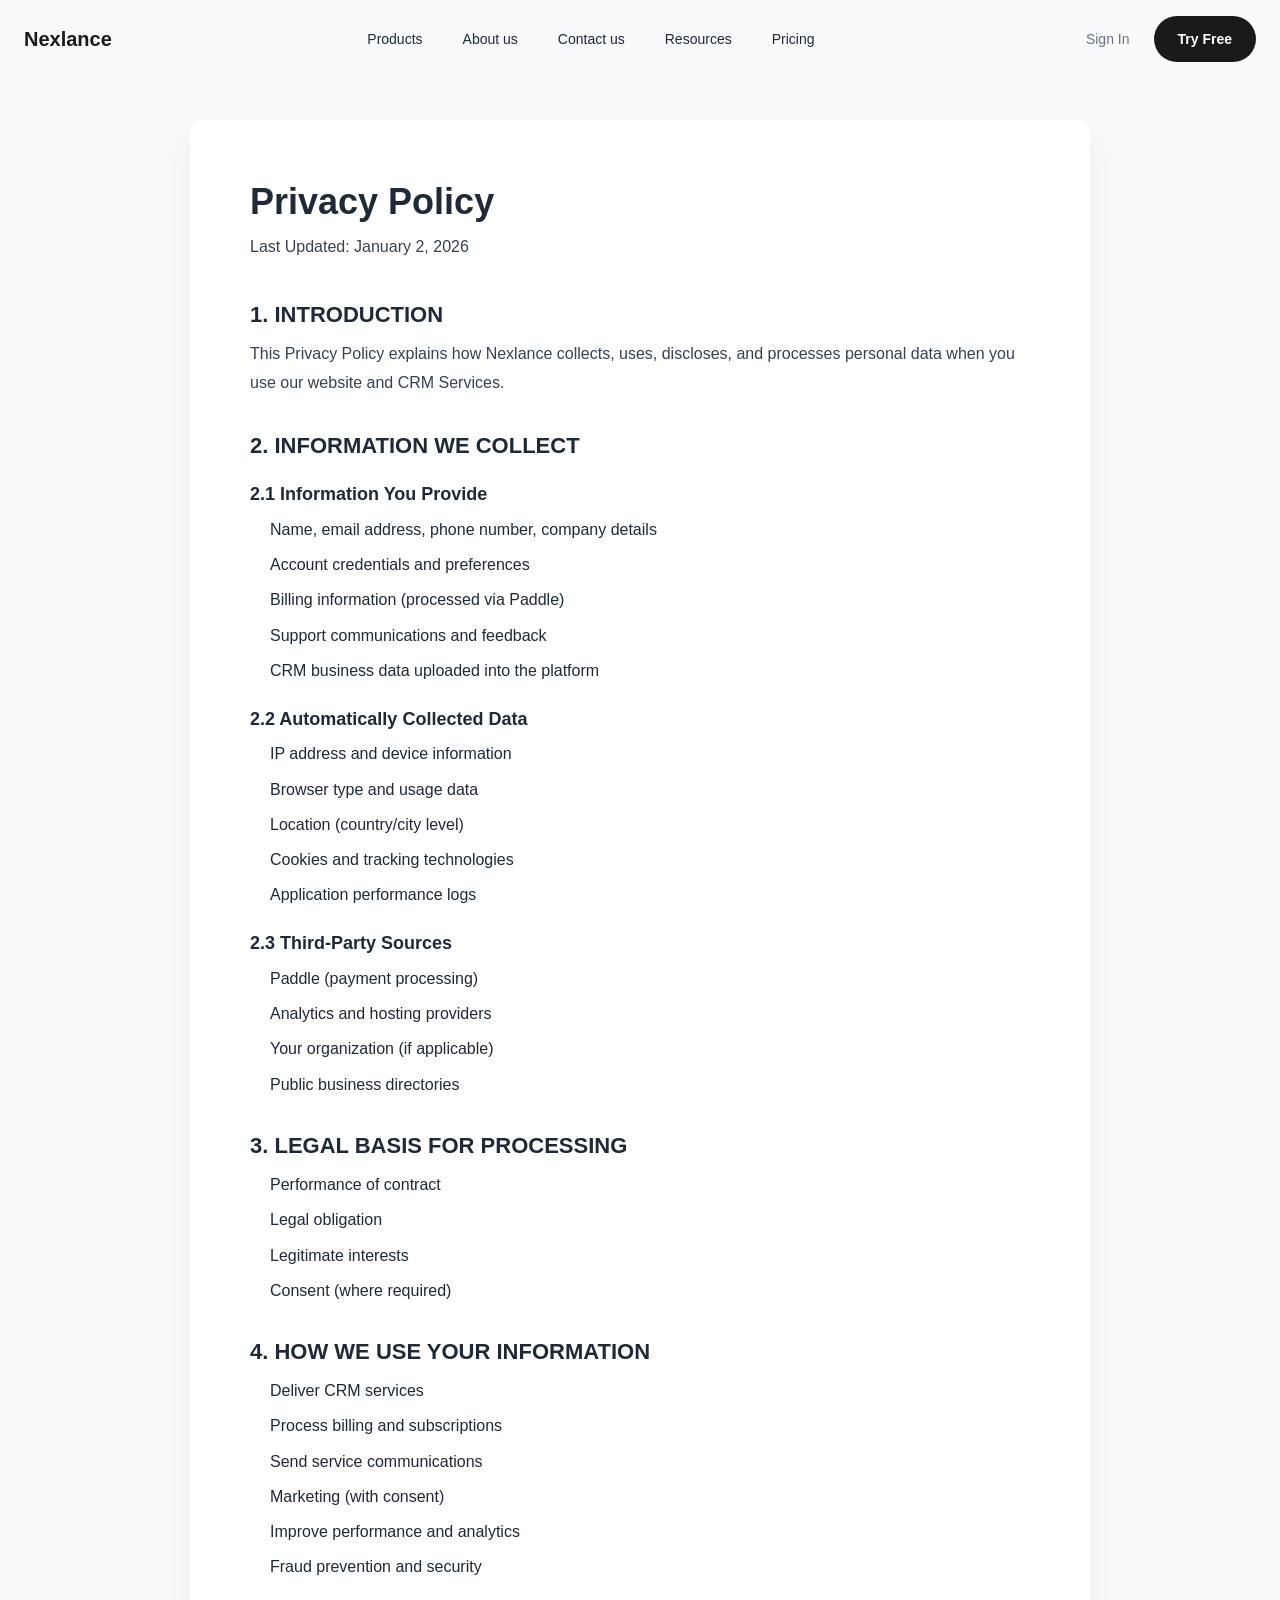
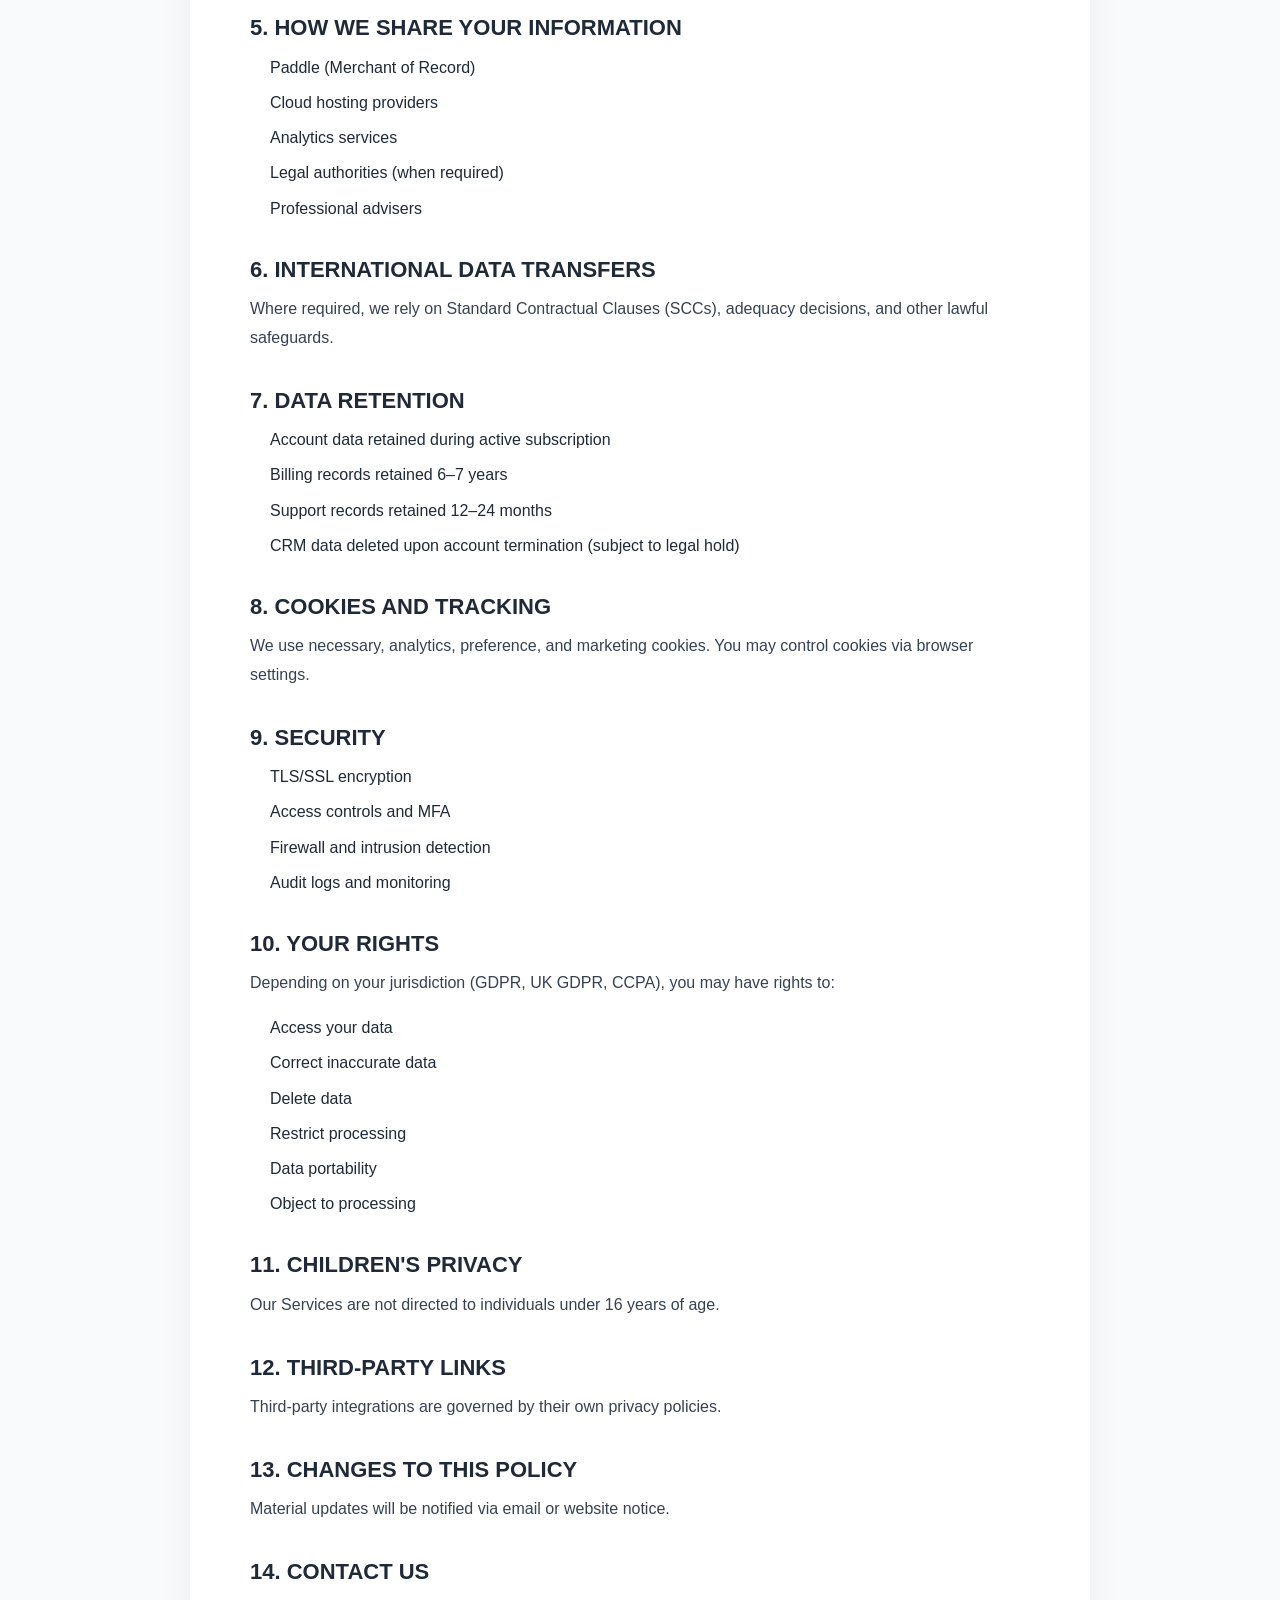
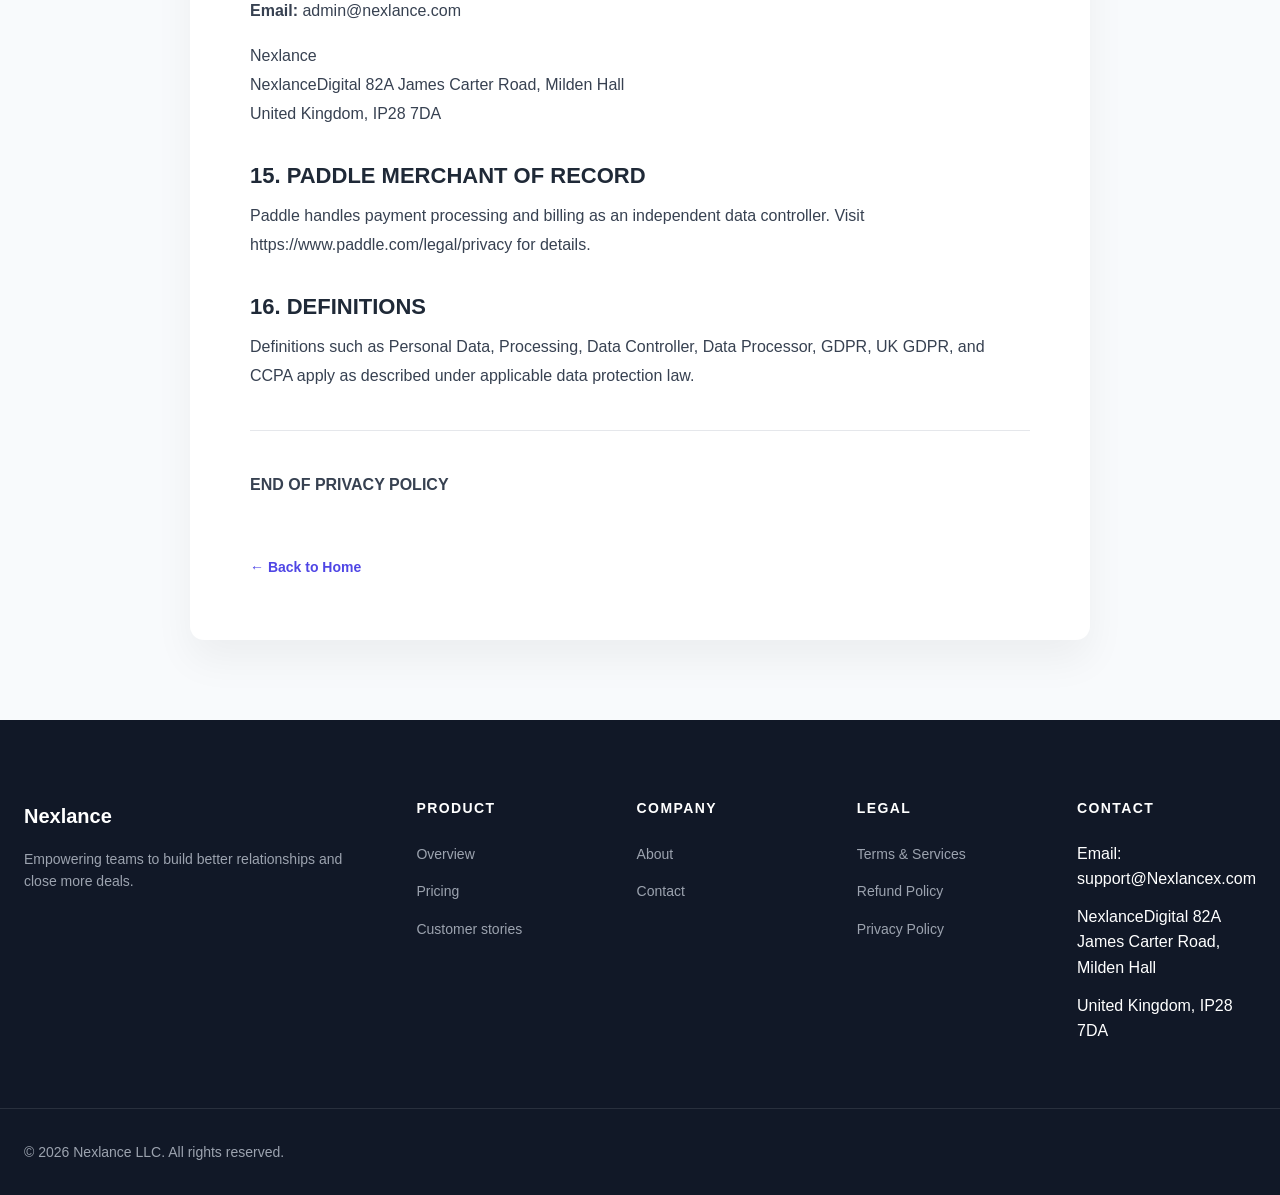
<file: privacy.html>
<!DOCTYPE html>
<html lang="en">
<head>
    <meta charset="UTF-8">
    <title>Privacy Policy | Nexlance</title>
    <meta name="viewport" content="width=device-width, initial-scale=1.0">
    <link rel="stylesheet" href="styles.css">
</head>

<body>

<!-- ================= NAVBAR ================= -->
<header class="navbar">
  <div class="nav-container">
    <div class="logo">Nexlance</div>

    <nav class="nav-menu">
      <div class="nav-item"><a href="#">Products</a></div>
      <div class="nav-item"><a href="#">About us</a></div>
      <div class="nav-item"><a href="#">Contact us</a></div>
      <div class="nav-item"><a href="#">Resources</a></div>
      <div class="nav-item"><a href="#">Pricing</a></div>
    </nav>

    <div class="nav-actions">
      <a href="#" class="btn-text">Sign In</a>
      <a href="#" class="btn-primary">Try Free</a>
    </div>
  </div>
</header>


<!-- ================= LEGAL CONTENT ================= -->
<section class="legal-wrapper">
  <div class="legal-box">

    <div class="legal-header">
      <h1>Privacy Policy</h1>
      <p class="legal-updated">Last Updated: January 2, 2026</p>
    </div>

    <h2>1. INTRODUCTION</h2>
    <p>
      This Privacy Policy explains how Nexlance collects, uses, discloses,
      and processes personal data when you use our website and CRM Services.
    </p>

    <h2>2. INFORMATION WE COLLECT</h2>

    <h3>2.1 Information You Provide</h3>
    <ul>
      <li>Name, email address, phone number, company details</li>
      <li>Account credentials and preferences</li>
      <li>Billing information (processed via Paddle)</li>
      <li>Support communications and feedback</li>
      <li>CRM business data uploaded into the platform</li>
    </ul>

    <h3>2.2 Automatically Collected Data</h3>
    <ul>
      <li>IP address and device information</li>
      <li>Browser type and usage data</li>
      <li>Location (country/city level)</li>
      <li>Cookies and tracking technologies</li>
      <li>Application performance logs</li>
    </ul>

    <h3>2.3 Third-Party Sources</h3>
    <ul>
      <li>Paddle (payment processing)</li>
      <li>Analytics and hosting providers</li>
      <li>Your organization (if applicable)</li>
      <li>Public business directories</li>
    </ul>

    <h2>3. LEGAL BASIS FOR PROCESSING</h2>
    <ul>
      <li>Performance of contract</li>
      <li>Legal obligation</li>
      <li>Legitimate interests</li>
      <li>Consent (where required)</li>
    </ul>

    <h2>4. HOW WE USE YOUR INFORMATION</h2>
    <ul>
      <li>Deliver CRM services</li>
      <li>Process billing and subscriptions</li>
      <li>Send service communications</li>
      <li>Marketing (with consent)</li>
      <li>Improve performance and analytics</li>
      <li>Fraud prevention and security</li>
    </ul>

    <h2>5. HOW WE SHARE YOUR INFORMATION</h2>
    <ul>
      <li>Paddle (Merchant of Record)</li>
      <li>Cloud hosting providers</li>
      <li>Analytics services</li>
      <li>Legal authorities (when required)</li>
      <li>Professional advisers</li>
    </ul>

    <h2>6. INTERNATIONAL DATA TRANSFERS</h2>
    <p>
      Where required, we rely on Standard Contractual Clauses (SCCs),
      adequacy decisions, and other lawful safeguards.
    </p>

    <h2>7. DATA RETENTION</h2>
    <ul>
      <li>Account data retained during active subscription</li>
      <li>Billing records retained 6–7 years</li>
      <li>Support records retained 12–24 months</li>
      <li>CRM data deleted upon account termination (subject to legal hold)</li>
    </ul>

    <h2>8. COOKIES AND TRACKING</h2>
    <p>
      We use necessary, analytics, preference, and marketing cookies.
      You may control cookies via browser settings.
    </p>

    <h2>9. SECURITY</h2>
    <ul>
      <li>TLS/SSL encryption</li>
      <li>Access controls and MFA</li>
      <li>Firewall and intrusion detection</li>
      <li>Audit logs and monitoring</li>
    </ul>

    <h2>10. YOUR RIGHTS</h2>
    <p>
      Depending on your jurisdiction (GDPR, UK GDPR, CCPA), you may have rights to:
    </p>
    <ul>
      <li>Access your data</li>
      <li>Correct inaccurate data</li>
      <li>Delete data</li>
      <li>Restrict processing</li>
      <li>Data portability</li>
      <li>Object to processing</li>
    </ul>

    <h2>11. CHILDREN'S PRIVACY</h2>
    <p>
      Our Services are not directed to individuals under 16 years of age.
    </p>

    <h2>12. THIRD-PARTY LINKS</h2>
    <p>
      Third-party integrations are governed by their own privacy policies.
    </p>

    <h2>13. CHANGES TO THIS POLICY</h2>
    <p>
      Material updates will be notified via email or website notice.
    </p>

    <h2>14. CONTACT US</h2>
    <p><strong>Email:</strong> admin@nexlance.com</p>
    <p>
     Nexlance<br>
      NexlanceDigital 82A James Carter Road, Milden Hall<br>
         United Kingdom, IP28 7DA</p>

    <h2>15. PADDLE MERCHANT OF RECORD</h2>
    <p>
      Paddle handles payment processing and billing as an independent data controller.
      Visit https://www.paddle.com/legal/privacy for details.
    </p>

    <h2>16. DEFINITIONS</h2>
    <p>
      Definitions such as Personal Data, Processing, Data Controller,
      Data Processor, GDPR, UK GDPR, and CCPA apply as described under
      applicable data protection law.
    </p>

    <div class="legal-divider"></div>

    <p><strong>END OF PRIVACY POLICY</strong></p>
    <a href="index.html" class="legal-back">← Back to Home</a>

  </div>
</section>


<!-- ================= FOOTER ================= -->
<footer class="footer">
  <div class="container footer-grid">

    <div class="footer-brand">
      <div class="logo">Nexlance</div>
      <p>Empowering teams to build better relationships and close more deals.</p>
    </div>

    <div class="footer-links">
      <h4>Product</h4>
      <ul>
        <li><a href="#">Overview</a></li>
        <li><a href="#">Pricing</a></li>
        <li><a href="#">Customer stories</a></li>
      </ul>
    </div>

    <div class="footer-links">
      <h4>Company</h4>
      <ul>
        <li><a href="#">About</a></li>
        <li><a href="#">Contact</a></li>
      </ul>
    </div>

    <div class="footer-links">
      <h4>Legal</h4>
      <ul>
        <li><a href="terms.html">Terms & Services</a></li>
        <li><a href="refund.html">Refund Policy</a></li>
        <li><a href="privacy.html">Privacy Policy</a></li>
      </ul>
    </div>

    <div class="footer-links">
      <h4>Contact</h4>
      <ul>
        <li>Email: support@Nexlancex.com</li>
        <li>NexlanceDigital 82A James Carter Road, Milden Hall</li>
        <li> United Kingdom, IP28 7DA </li>
      </ul>
    </div>

  </div>

  <div class="footer-bottom container">
    <p>© 2026 Nexlance LLC. All rights reserved.</p>
    
  </div>
</footer>



</body>
</html>
</file>
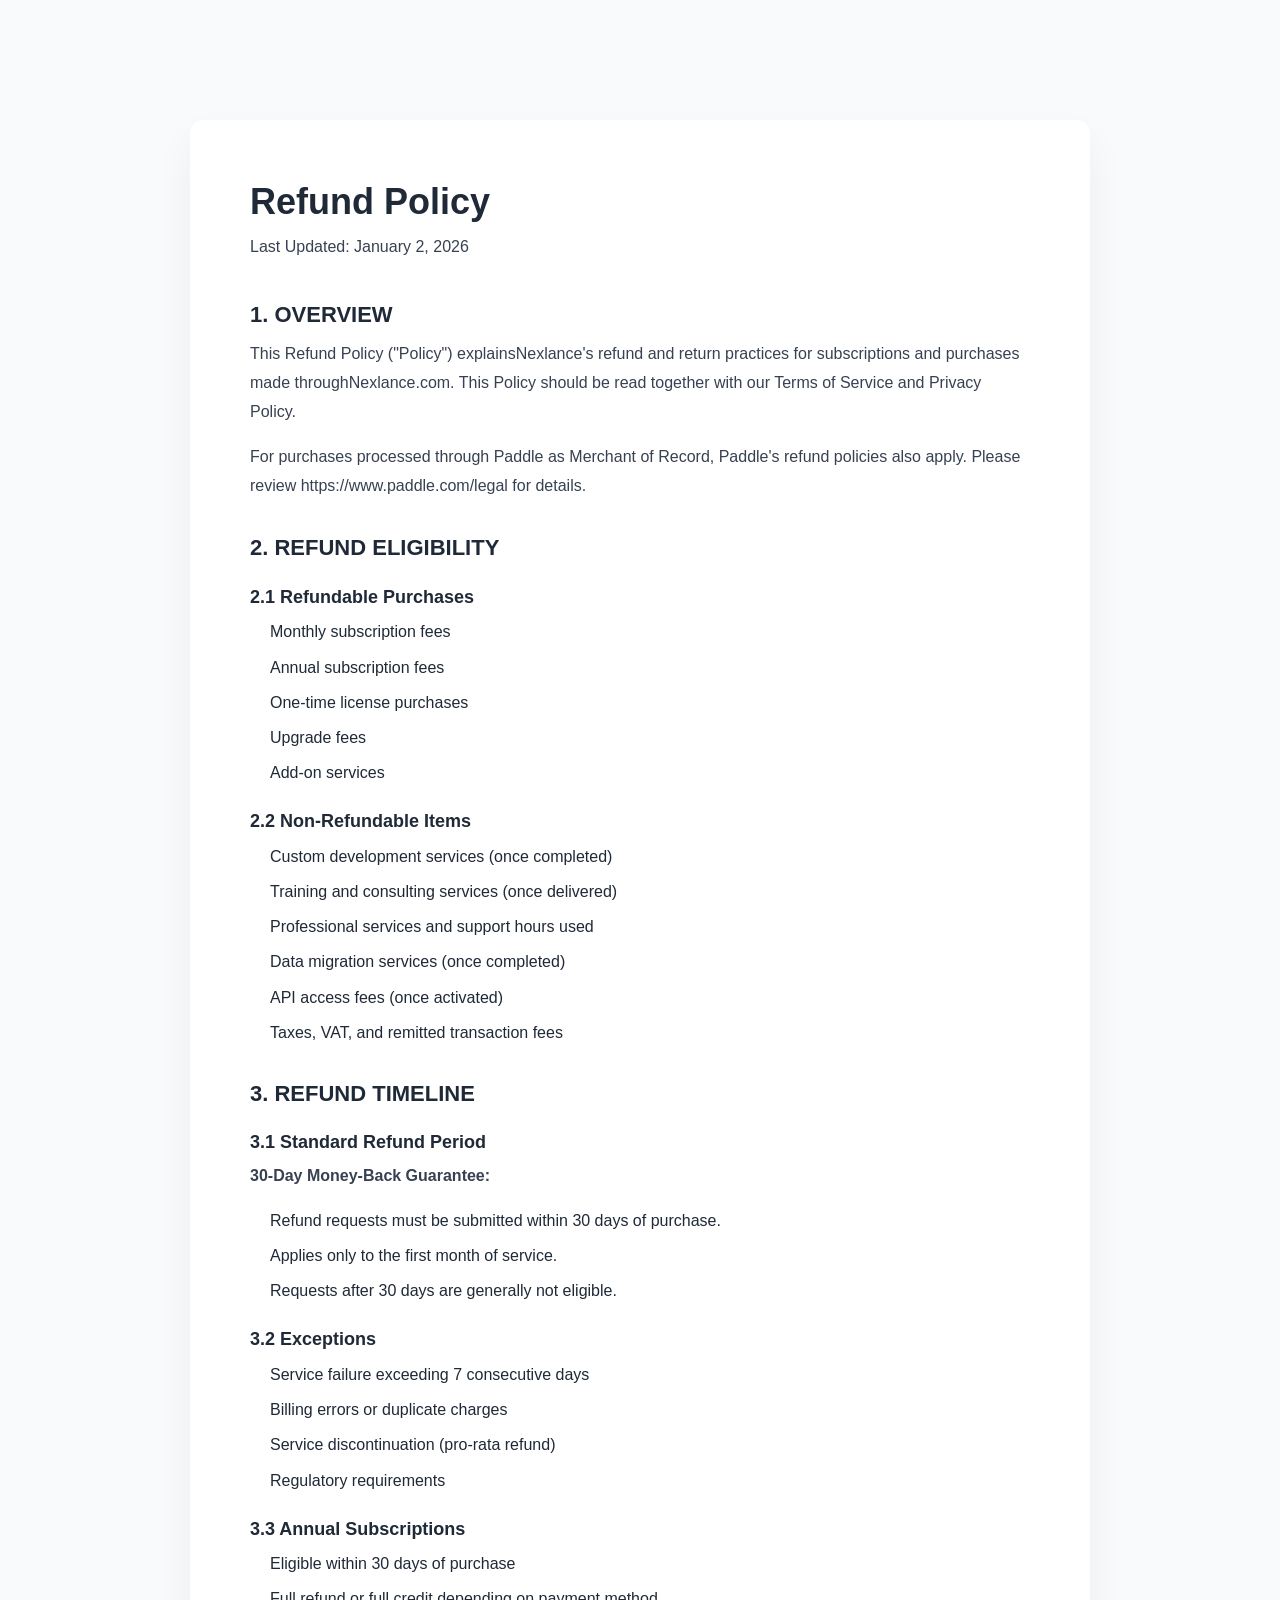
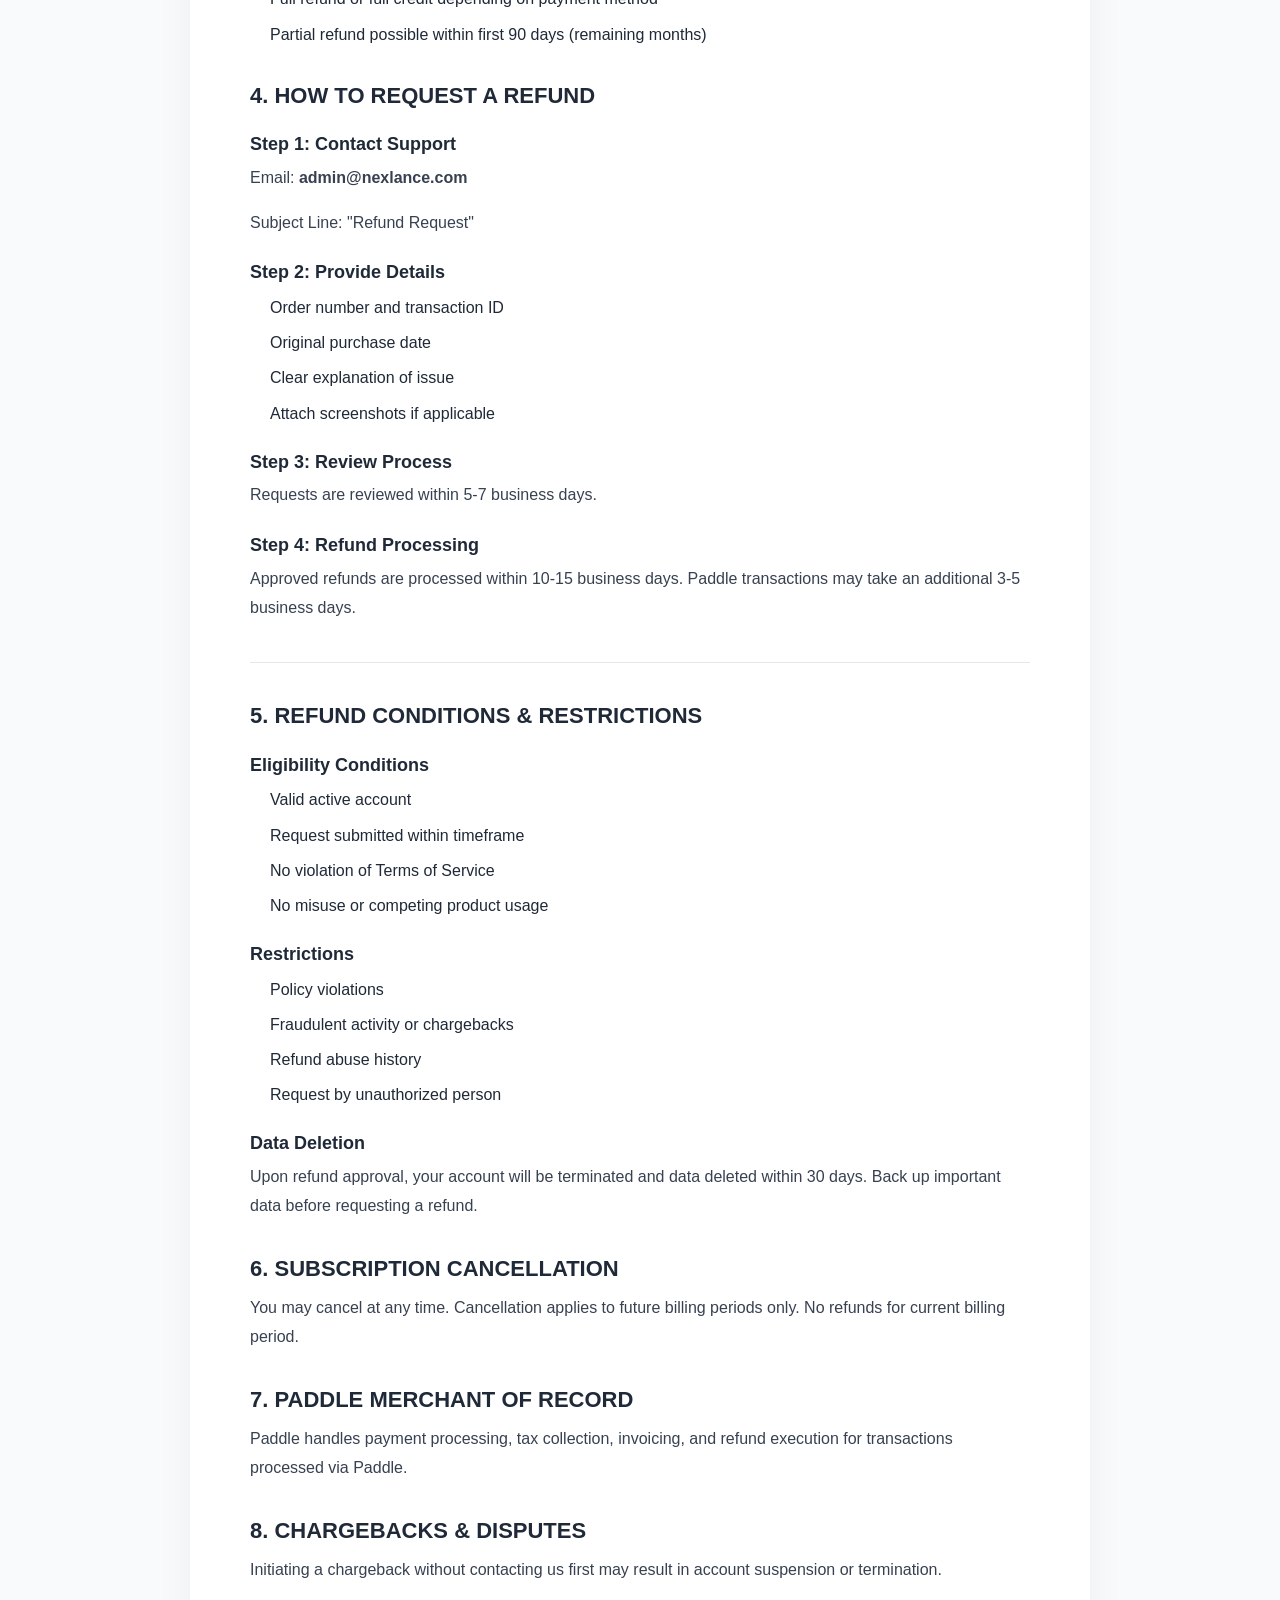
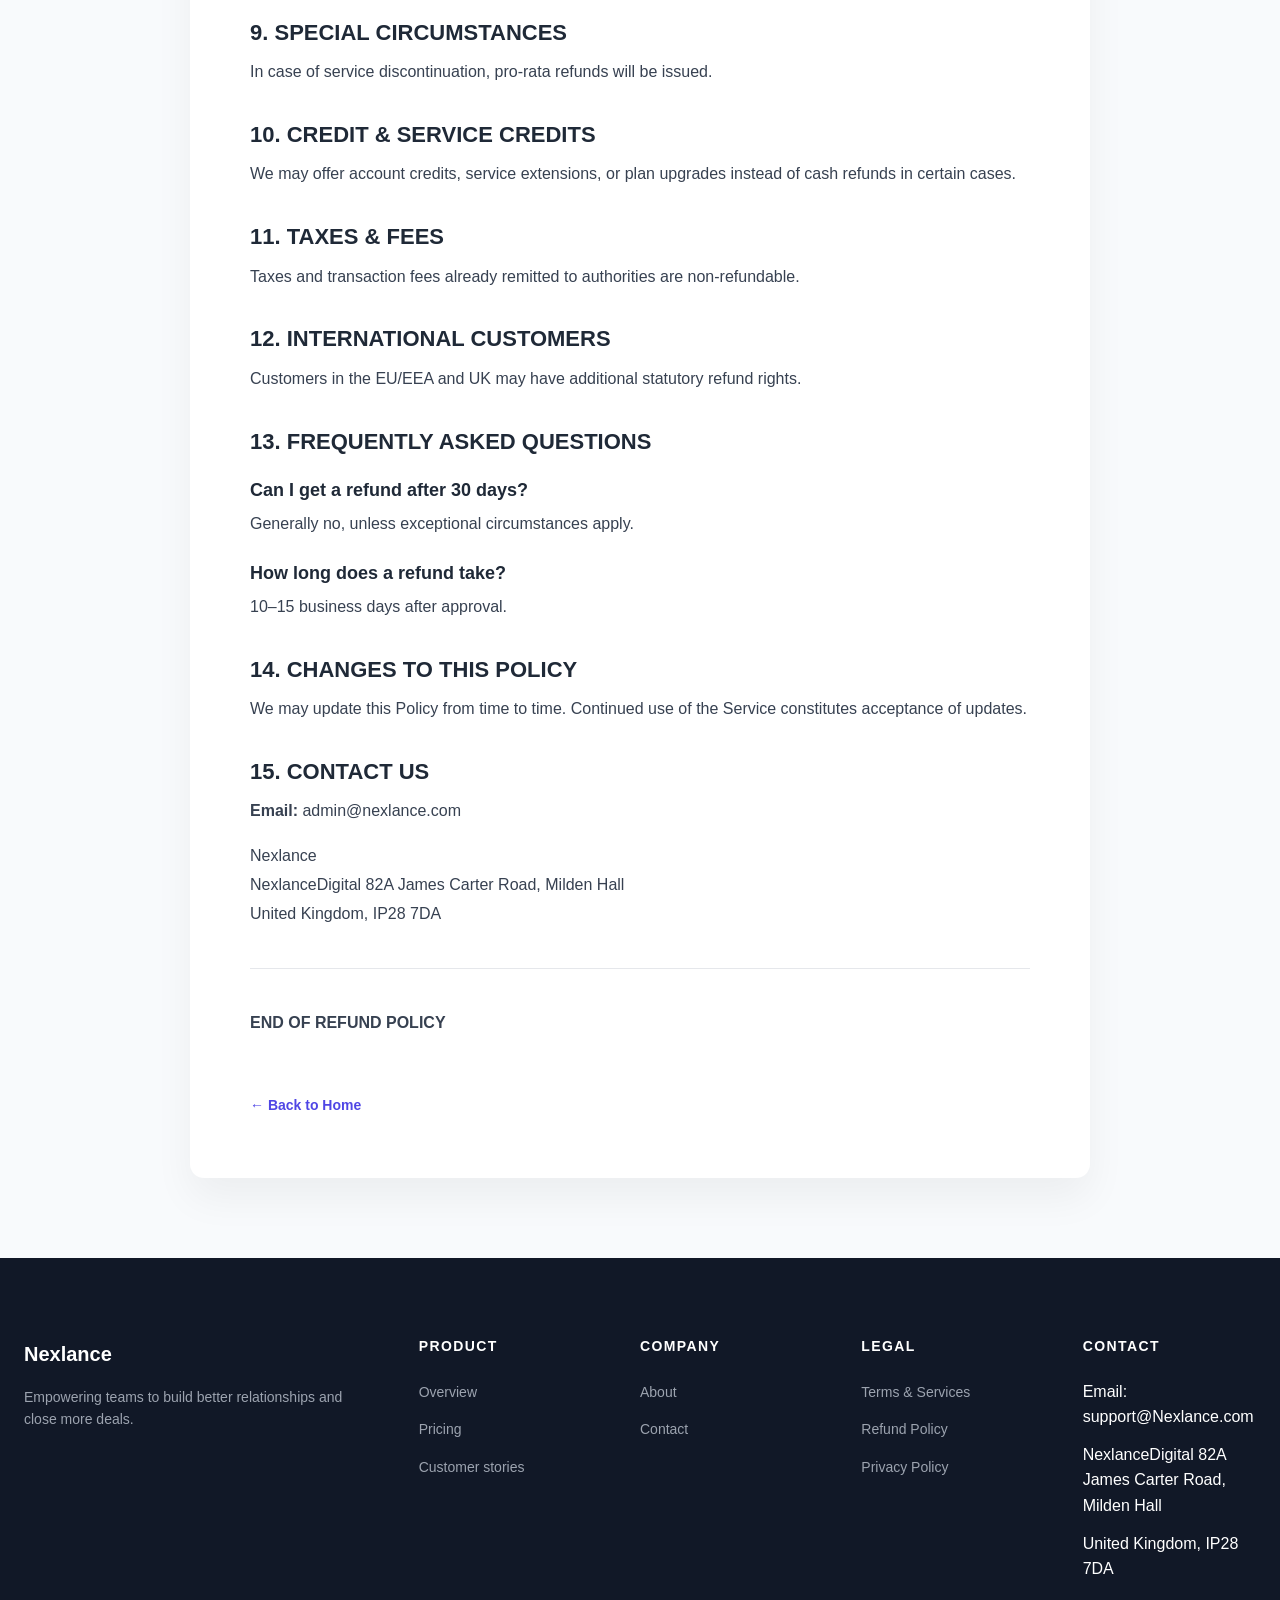
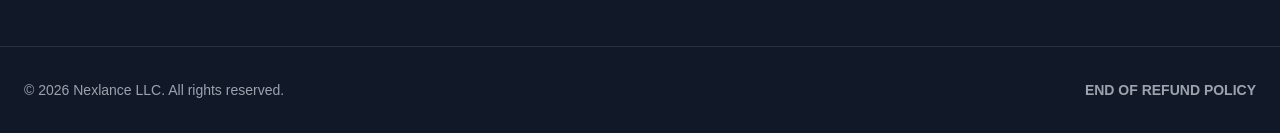
<file: refund.html>
<!DOCTYPE html>
<html lang="en">
<head>
    <meta charset="UTF-8">
    <title>Refund Policy | Nexlance</title>
    <meta name="viewport" content="width=device-width, initial-scale=1.0">
    <link rel="stylesheet" href="styles.css">
</head>

<body>

<section class="legal-wrapper">
  <div class="legal-box">

    <!-- Header -->
    <div class="legal-header">
        <h1>Refund Policy</h1>
        <p class="legal-updated">Last Updated: January 2, 2026</p>
    </div>

    <!-- Section 1 -->
    <h2>1. OVERVIEW</h2>
    <p>
        This Refund Policy ("Policy") explainsNexlance's refund and return practices 
        for subscriptions and purchases made throughNexlance.com.
        This Policy should be read together with our Terms of Service and Privacy Policy.
    </p>
    <p>
        For purchases processed through Paddle as Merchant of Record, Paddle's refund
        policies also apply. Please review https://www.paddle.com/legal for details.
    </p>

    <!-- Section 2 -->
    <h2>2. REFUND ELIGIBILITY</h2>

    <h3>2.1 Refundable Purchases</h3>
    <ul>
        <li>Monthly subscription fees</li>
        <li>Annual subscription fees</li>
        <li>One-time license purchases</li>
        <li>Upgrade fees</li>
        <li>Add-on services</li>
    </ul>

    <h3>2.2 Non-Refundable Items</h3>
    <ul>
        <li>Custom development services (once completed)</li>
        <li>Training and consulting services (once delivered)</li>
        <li>Professional services and support hours used</li>
        <li>Data migration services (once completed)</li>
        <li>API access fees (once activated)</li>
        <li>Taxes, VAT, and remitted transaction fees</li>
    </ul>

    <!-- Section 3 -->
    <h2>3. REFUND TIMELINE</h2>

    <h3>3.1 Standard Refund Period</h3>
    <p><strong>30-Day Money-Back Guarantee:</strong></p>
    <ul>
        <li>Refund requests must be submitted within 30 days of purchase.</li>
        <li>Applies only to the first month of service.</li>
        <li>Requests after 30 days are generally not eligible.</li>
    </ul>

    <h3>3.2 Exceptions</h3>
    <ul>
        <li>Service failure exceeding 7 consecutive days</li>
        <li>Billing errors or duplicate charges</li>
        <li>Service discontinuation (pro-rata refund)</li>
        <li>Regulatory requirements</li>
    </ul>

    <h3>3.3 Annual Subscriptions</h3>
    <ul>
        <li>Eligible within 30 days of purchase</li>
        <li>Full refund or full credit depending on payment method</li>
        <li>Partial refund possible within first 90 days (remaining months)</li>
    </ul>

    <!-- Section 4 -->
    <h2>4. HOW TO REQUEST A REFUND</h2>

    <h3>Step 1: Contact Support</h3>
    <p>Email: <strong>admin@nexlance.com</strong></p>
    <p>Subject Line: "Refund Request"</p>

    <h3>Step 2: Provide Details</h3>
    <ul>
        <li>Order number and transaction ID</li>
        <li>Original purchase date</li>
        <li>Clear explanation of issue</li>
        <li>Attach screenshots if applicable</li>
    </ul>

    <h3>Step 3: Review Process</h3>
    <p>Requests are reviewed within 5-7 business days.</p>

    <h3>Step 4: Refund Processing</h3>
    <p>
        Approved refunds are processed within 10-15 business days.
        Paddle transactions may take an additional 3-5 business days.
    </p>

    <!-- Divider -->
    <div class="legal-divider"></div>

    <!-- Section 5 -->
    <h2>5. REFUND CONDITIONS & RESTRICTIONS</h2>

    <h3>Eligibility Conditions</h3>
    <ul>
        <li>Valid active account</li>
        <li>Request submitted within timeframe</li>
        <li>No violation of Terms of Service</li>
        <li>No misuse or competing product usage</li>
    </ul>

    <h3>Restrictions</h3>
    <ul>
        <li>Policy violations</li>
        <li>Fraudulent activity or chargebacks</li>
        <li>Refund abuse history</li>
        <li>Request by unauthorized person</li>
    </ul>

    <h3>Data Deletion</h3>
    <p>
        Upon refund approval, your account will be terminated and data deleted
        within 30 days. Back up important data before requesting a refund.
    </p>

    <!-- Section 6 -->
    <h2>6. SUBSCRIPTION CANCELLATION</h2>
    <p>
        You may cancel at any time. Cancellation applies to future billing periods only.
        No refunds for current billing period.
    </p>

    <!-- Section 7 -->
    <h2>7. PADDLE MERCHANT OF RECORD</h2>
    <p>
        Paddle handles payment processing, tax collection, invoicing, and refund
        execution for transactions processed via Paddle.
    </p>

    <!-- Section 8 -->
    <h2>8. CHARGEBACKS & DISPUTES</h2>
    <p>
        Initiating a chargeback without contacting us first may result in
        account suspension or termination.
    </p>

    <!-- Section 9 -->
    <h2>9. SPECIAL CIRCUMSTANCES</h2>
    <p>
        In case of service discontinuation, pro-rata refunds will be issued.
    </p>

    <!-- Section 10 -->
    <h2>10. CREDIT & SERVICE CREDITS</h2>
    <p>
        We may offer account credits, service extensions, or plan upgrades
        instead of cash refunds in certain cases.
    </p>

    <!-- Section 11 -->
    <h2>11. TAXES & FEES</h2>
    <p>
        Taxes and transaction fees already remitted to authorities are non-refundable.
    </p>

    <!-- Section 12 -->
    <h2>12. INTERNATIONAL CUSTOMERS</h2>
    <p>
        Customers in the EU/EEA and UK may have additional statutory refund rights.
    </p>

    <!-- Section 13 -->
    <h2>13. FREQUENTLY ASKED QUESTIONS</h2>

    <h3>Can I get a refund after 30 days?</h3>
    <p>Generally no, unless exceptional circumstances apply.</p>

    <h3>How long does a refund take?</h3>
    <p>10–15 business days after approval.</p>

    <!-- Section 14 -->
    <h2>14. CHANGES TO THIS POLICY</h2>
    <p>
        We may update this Policy from time to time. Continued use of the
        Service constitutes acceptance of updates.
    </p>

    <!-- Section 15 -->
    <h2>15. CONTACT US</h2>
    <p><strong>Email:</strong> admin@nexlance.com</p>

    <p>
       Nexlance<br>
        NexlanceDigital 82A James Carter Road, Milden Hall<br>
         United Kingdom, IP28 7DA
    </p>

    <div class="legal-divider"></div>

    <p><strong>END OF REFUND POLICY</strong></p>

    <a href="index.html" class="legal-back">← Back to Home</a>

  </div>
</section>

<!-- =========================
     FOOTER
========================== -->
<footer class="footer">
  <div class="container footer-grid">

    <div class="footer-brand">
      <div class="logo">Nexlance</div>
      <p>Empowering teams to build better relationships and close more deals.</p>
    </div>

    <div class="footer-links">
      <h4>Product</h4>
      <ul>
        <li><a href="#">Overview</a></li>
        <li><a href="#">Pricing</a></li>
        <li><a href="#">Customer stories</a></li>
      </ul>
    </div>

    <div class="footer-links">
      <h4>Company</h4>
      <ul>
        <li><a href="#">About</a></li>
        <li><a href="#">Contact</a></li>
      </ul>
    </div>

    <div class="footer-links">
      <h4>Legal</h4>
      <ul>
        <li><a href="terms.html">Terms & Services</a></li>
        <li><a href="refund.html">Refund Policy</a></li>
        <li><a href="privacy.html">Privacy Policy</a></li>
      </ul>
    </div>

    <div class="footer-links">
      <h4>Contact</h4>
      <ul>
        <li>Email: support@Nexlance.com</li>
        <li>NexlanceDigital 82A James Carter Road, Milden Hall</li>
        <li> United Kingdom, IP28 7DA </li>
      </ul>
    </div>

  </div>

  <div class="footer-bottom container">
    <p>© 2026 Nexlance LLC. All rights reserved.</p>

    <p><strong>END OF REFUND POLICY</strong></p>
  </div>
  
</footer>


</body>
</html>
</file>
<file: styles.css>
/* =====================================================
   CSS Variables & Reset
   ===================================================== */
:root {
    /* Colors */
    --color-primary: #1a1a1a;
    --color-secondary: #4f46e5;
    --color-accent: #7c3aed;
    --color-text: #1f2937;
    --color-text-light: #6b7280;
    --color-text-lighter: #9ca3af;
    --color-bg: #ffffff;
    --color-bg-alt: #f9fafb;
    --color-bg-dark: #111827;
    --color-border: #e5e7eb;
    --color-success: #10b981;
    --color-warning: #f59e0b;
    
    /* Typography */
    --font-family: 'Inter', -apple-system, BlinkMacSystemFont, 'Segoe UI', Roboto, sans-serif;
    --font-size-xs: 0.75rem;
    --font-size-sm: 0.875rem;
    --font-size-base: 1rem;
    --font-size-lg: 1.125rem;
    --font-size-xl: 1.25rem;
    --font-size-2xl: 1.5rem;
    --font-size-3xl: 2rem;
    --font-size-4xl: 2.5rem;
    --font-size-5xl: 3.5rem;
    --font-size-6xl: 4.5rem;
    
    /* Spacing */
    --spacing-xs: 0.25rem;
    --spacing-sm: 0.5rem;
    --spacing-md: 1rem;
    --spacing-lg: 1.5rem;
    --spacing-xl: 2rem;
    --spacing-2xl: 3rem;
    --spacing-3xl: 4rem;
    --spacing-4xl: 6rem;
    
    /* Border Radius */
    --radius-sm: 0.25rem;
    --radius-md: 0.5rem;
    --radius-lg: 0.75rem;
    --radius-xl: 1rem;
    --radius-2xl: 1.5rem;
    --radius-full: 9999px;
    
    /* Shadows */
    --shadow-sm: 0 1px 2px 0 rgb(0 0 0 / 0.05);
    --shadow-md: 0 4px 6px -1px rgb(0 0 0 / 0.1), 0 2px 4px -2px rgb(0 0 0 / 0.1);
    --shadow-lg: 0 10px 15px -3px rgb(0 0 0 / 0.1), 0 4px 6px -4px rgb(0 0 0 / 0.1);
    --shadow-xl: 0 20px 25px -5px rgb(0 0 0 / 0.1), 0 8px 10px -6px rgb(0 0 0 / 0.1);
    --shadow-2xl: 0 25px 50px -12px rgb(0 0 0 / 0.25);
    
    /* Transitions */
    --transition-fast: 150ms ease;
    --transition-base: 250ms ease;
    --transition-slow: 350ms ease;
    
    /* Container */
    --container-max: 1280px;
    --container-padding: 1.5rem;
}

/* Reset */
*, *::before, *::after {
    box-sizing: border-box;
    margin: 0;
    padding: 0;
}

html {
    scroll-behavior: smooth;
    -webkit-font-smoothing: antialiased;
    -moz-osx-font-smoothing: grayscale;
}

body {
    font-family: var(--font-family);
    font-size: var(--font-size-base);
    line-height: 1.6;
    color: var(--color-text);
    background-color: var(--color-bg);
    overflow-x: hidden;
}
.legal-page {
  padding: 80px 20px;
  background: #f9fafb;
}

.legal-container {
    
  max-width: 900px;
  margin: auto;
  background: #ffffff;
  padding: 50px;
  border-radius: 12px;
  box-shadow: 0 10px 30px rgba(0,0,0,0.05);
}

.legal-container h1 {
  font-size: 36px;
  margin-bottom: 10px;
}

.last-updated {
  color: #6b7280;
  margin-bottom: 30px;
}

.legal-container h2 {
  margin-top: 30px;
  font-size: 22px;
}

.legal-container h3 {
  margin-top: 20px;
  font-size: 18px;
}

.legal-container p {
  margin: 10px 0;
  line-height: 1.7;
}

.legal-container ul {
  margin: 10px 0 10px 20px;
}

.footer-note {
  margin-top: 40px;
  font-weight: 500;
}

a {
    color: inherit;
    text-decoration: none;
}

ul {
    list-style: none;
}

img {
    max-width: 100%;
    height: auto;
    display: block;
}

button {
    font-family: inherit;
    cursor: pointer;
    border: none;
    background: none;
}

/* =====================================================
   Layout
   ===================================================== */
.container {
    width: 100%;
    max-width: var(--container-max);
    margin: 0 auto;
    padding: 0 var(--container-padding);
}


/* =====================================================
   Typography
   ===================================================== */
h1, h2, h3, h4, h5, h6 {
    font-weight: 700;
    line-height: 1.2;
}

.gradient-text {
    background: linear-gradient(135deg, var(--color-secondary), var(--color-accent));
    -webkit-background-clip: text;
    -webkit-text-fill-color: transparent;
    background-clip: text;
}

/* =====================================================
   Buttons
   ===================================================== */
.btn-primary {
    display: inline-flex;
    align-items: center;
    justify-content: center;
    padding: 0.75rem 1.5rem;
    font-size: var(--font-size-sm);
    font-weight: 600;
    color: #fff;
    background: var(--color-primary);
    border-radius: var(--radius-full);
    transition: all var(--transition-base);
}

.btn-primary:hover {
    background: #333;
    transform: translateY(-2px);
    box-shadow: var(--shadow-lg);
}

.btn-secondary {
    display: inline-flex;
    align-items: center;
    justify-content: center;
    gap: 0.5rem;
    padding: 0.75rem 1.5rem;
    font-size: var(--font-size-sm);
    font-weight: 600;
    color: var(--color-text);
    background: #fff;
    border: 2px solid var(--color-border);
    border-radius: var(--radius-full);
    transition: all var(--transition-base);
}

.btn-secondary:hover {
    border-color: var(--color-primary);
    background: var(--color-bg-alt);
}

.btn-outline {
    display: inline-flex;
    align-items: center;
    justify-content: center;
    padding: 0.75rem 1.5rem;
    font-size: var(--font-size-sm);
    font-weight: 600;
    color: var(--color-primary);
    background: transparent;
    border: 2px solid var(--color-primary);
    border-radius: var(--radius-full);
    transition: all var(--transition-base);
}

.btn-outline:hover {
    background: var(--color-primary);
    color: #fff;
}

.btn-text {
    padding: 0.5rem 1rem;
    font-size: var(--font-size-sm);
    font-weight: 500;
    color: var(--color-text-light);
    transition: color var(--transition-fast);
}

.btn-text:hover {
    color: var(--color-text);
}

.btn-large {
    padding: 1rem 2rem;
    font-size: var(--font-size-base);
}

.btn-full {
    width: 100%;
}

.play-icon {
    width: 20px;
    height: 20px;
    display: flex;
    align-items: center;
    justify-content: center;
    font-size: 10px;
    background: var(--color-primary);
    color: #fff;
    border-radius: 50%;
}

/* =====================================================
   Navigation
   ===================================================== */
.navbar {
    position: fixed;
    top: 0;
    left: 0;
    right: 0;
    z-index: 1000;
    padding: 1rem 0;
    background: transparent;
    transition: all var(--transition-base);
}

.navbar.scrolled {
    padding: 0.75rem 0;
    background: rgba(255, 255, 255, 0.95);
    backdrop-filter: blur(10px);
    box-shadow: var(--shadow-sm);
}

.nav-container {
    max-width: var(--container-max);
    margin: 0 auto;
    padding: 0 var(--container-padding);
    display: flex;
    align-items: center;
    justify-content: space-between;
}

.logo {
    display: flex;
    align-items: center;
    gap: 0.5rem;
    font-size: var(--font-size-xl);
    font-weight: 800;
    color: var(--color-primary);
}

.logo-icon {
    color: var(--color-secondary);
    font-size: var(--font-size-2xl);
}

.nav-menu {
    display: flex;
    align-items: center;
    gap: 0.5rem;
}

.nav-item {
    position: relative;
}

.nav-item > a {
    display: flex;
    align-items: center;
    gap: 0.25rem;
    padding: 0.75rem 1rem;
    font-size: var(--font-size-sm);
    font-weight: 500;
    color: var(--color-text);
    transition: color var(--transition-fast);
}

.nav-item > a:hover {
    color: var(--color-secondary);
}

.nav-item .arrow {
    font-size: 10px;
    transition: transform var(--transition-fast);
}

.nav-item:hover .arrow {
    transform: rotate(180deg);
}

/* Dropdown */
.dropdown {
    position: absolute;
    top: 100%;
    left: 50%;
    transform: translateX(-50%) translateY(10px);
    min-width: 320px;
    padding: 1rem;
    background: #fff;
    border-radius: var(--radius-xl);
    box-shadow: var(--shadow-xl);
    opacity: 0;
    visibility: hidden;
    transition: all var(--transition-base);
}

.nav-item:hover .dropdown {
    opacity: 1;
    visibility: visible;
    transform: translateX(-50%) translateY(0);
}

.dropdown-grid {
    display: grid;
    gap: 0.5rem;
}

.dropdown-item {
    display: flex;
    align-items: flex-start;
    gap: 1rem;
    padding: 0.75rem;
    border-radius: var(--radius-lg);
    transition: background var(--transition-fast);
}

.dropdown-item:hover {
    background: var(--color-bg-alt);
}

.dropdown-icon {
    font-size: 1.5rem;
}

.dropdown-item h4 {
    font-size: var(--font-size-sm);
    font-weight: 600;
    margin-bottom: 0.125rem;
}

.dropdown-item p {
    font-size: var(--font-size-xs);
    color: var(--color-text-light);
}

/* Templates Dropdown */
.dropdown-templates {
    min-width: 400px;
}

.templates-grid {
    display: grid;
    grid-template-columns: repeat(2, 1fr);
    gap: 1rem;
    margin-bottom: 1rem;
}

.template-thumb {
    text-align: center;
}

.thumb-img {
    height: 80px;
    border-radius: var(--radius-md);
    margin-bottom: 0.5rem;
}

.template-thumb span {
    font-size: var(--font-size-sm);
    font-weight: 500;
}

.dropdown-view-all {
    display: block;
    text-align: center;
    padding: 0.75rem;
    font-size: var(--font-size-sm);
    font-weight: 600;
    color: var(--color-secondary);
    border-top: 1px solid var(--color-border);
    margin-top: 0.5rem;
}

.nav-actions {
    display: flex;
    align-items: center;
    gap: 0.5rem;
}

/* Mobile Toggle */
.mobile-toggle {
    display: none;
    flex-direction: column;
    gap: 5px;
    padding: 0.5rem;
}

.mobile-toggle span {
    width: 24px;
    height: 2px;
    background: var(--color-primary);
    transition: all var(--transition-fast);
}

/* =====================================================
   Hero Section
   ===================================================== */
.hero {
    position: relative;
    min-height: 100vh;
    display: flex;
    align-items: center;
    padding-top: 100px;
    overflow: hidden;
}

.hero-bg {
    position: absolute;
    inset: 0;
    z-index: -1;
}

.hero-gradient {
    position: absolute;
    inset: 0;
    background: linear-gradient(135deg, #f8fafc 0%, #e0e7ff 50%, #f8fafc 100%);
}

.hero-shapes {
    position: absolute;
    inset: 0;
}

.shape {
    position: absolute;
    border-radius: 50%;
    filter: blur(60px);
    opacity: 0.5;
    animation: float 20s ease-in-out infinite;
}

.shape-1 {
    width: 400px;
    height: 400px;
    background: linear-gradient(135deg, #a5b4fc, #818cf8);
    top: -100px;
    right: -100px;
}

.shape-2 {
    width: 300px;
    height: 300px;
    background: linear-gradient(135deg, #c4b5fd, #a78bfa);
    bottom: 10%;
    left: -50px;
    animation-delay: -5s;
}

.shape-3 {
    width: 200px;
    height: 200px;
    background: linear-gradient(135deg, #fcd34d, #f59e0b);
    top: 40%;
    right: 20%;
    animation-delay: -10s;
}

@keyframes float {
    0%, 100% { transform: translate(0, 0) scale(1); }
    25% { transform: translate(30px, -30px) scale(1.1); }
    50% { transform: translate(-20px, 20px) scale(0.95); }
    75% { transform: translate(20px, 10px) scale(1.05); }
}

.hero-container {
    max-width: var(--container-max);
    margin: 0 auto;
    padding: 0 var(--container-padding);
    display: grid;
    grid-template-columns: 1fr 1fr;
    gap: 4rem;
    align-items: center;
}

.hero-content {
    max-width: 600px;
}

.hero-badge {
    display: inline-flex;
    align-items: center;
    gap: 0.5rem;
    padding: 0.5rem 1rem;
    font-size: var(--font-size-sm);
    font-weight: 500;
    color: var(--color-secondary);
    background: rgba(79, 70, 229, 0.1);
    border-radius: var(--radius-full);
    margin-bottom: 1.5rem;
}

.badge-dot {
    width: 8px;
    height: 8px;
    background: var(--color-success);
    border-radius: 50%;
    animation: pulse 2s ease-in-out infinite;
}

@keyframes pulse {
    0%, 100% { opacity: 1; }
    50% { opacity: 0.5; }
}

.hero-title {
    font-size: var(--font-size-5xl);
    font-weight: 800;
    line-height: 1.1;
    margin-bottom: 1.5rem;
}

.hero-subtitle {
    font-size: var(--font-size-lg);
    color: var(--color-text-light);
    margin-bottom: 2rem;
    line-height: 1.7;
}

.hero-cta {
    display: flex;
    flex-wrap: wrap;
    gap: 1rem;
    margin-bottom: 1.5rem;
}

.hero-note {
    font-size: var(--font-size-sm);
    color: var(--color-text-lighter);
}

/* Hero Visual */
.hero-visual {
    position: relative;
}

.browser-mockup {
    background: #fff;
    border-radius: var(--radius-xl);
    box-shadow: var(--shadow-2xl);
    overflow: hidden;
    transform: perspective(1000px) rotateY(-5deg) rotateX(5deg);
    transition: transform var(--transition-slow);
}

.browser-mockup:hover {
    transform: perspective(1000px) rotateY(0) rotateX(0);
}

.browser-header {
    display: flex;
    align-items: center;
    gap: 1rem;
    padding: 1rem 1.5rem;
    background: var(--color-bg-alt);
    border-bottom: 1px solid var(--color-border);
}

.browser-dots {
    display: flex;
    gap: 0.5rem;
}

.browser-dots span {
    width: 12px;
    height: 12px;
    border-radius: 50%;
}

.browser-dots span:nth-child(1) { background: #ef4444; }
.browser-dots span:nth-child(2) { background: #f59e0b; }
.browser-dots span:nth-child(3) { background: #10b981; }

.browser-address {
    flex: 1;
    height: 28px;
    background: #fff;
    border-radius: var(--radius-sm);
}
.browser-content  {
    height: 350px;
    flex: 1;
    /* height: 1000 px; */
    width:1000 px; 
    background-image: url("f1.webp");
    background-size: cover;        /* makes image cover entire area */
    background-position: center;   /* center the image */
    background-repeat: no-repeat;  /* prevent tiling */
    border-radius: var(--radius-md);
    opacity: 0.8;
}

/* .browser-content {
    height: 350px;
    background: linear-gradient(180deg, #f8fafc, #fff);
    padding: 1.5rem;
} */

.demo-site {
    height: 100%;
    display: flex;
    flex-direction: column;
    gap: 1rem;
}

.demo-nav {
    height: 20px;
    background: var(--color-bg-alt);
    border-radius: var(--radius-sm);
}

/* .demo-hero {
    flex: 1;
    background: linear-gradient(135deg, var(--color-secondary), var(--color-accent));
    border-radius: var(--radius-md);
    opacity: 0.8;
} */
/* .demo-hero {
    flex: 1;
    background: 
        linear-gradient(135deg, var(--color-secondary), var(--color-accent)),
        url("D://FF2//f.png");
    background-size: cover;
    background-position: center;
    background-repeat: no-repeat;
    border-radius: var(--radius-md);
} */

/* .demo-hero {
    flex: 1;
    height: 100 px;
    width:100 px; 
    background-image: url("f.png");
    background-size: cover;        /* makes image cover entire area */
    /* background-position: center;   /* center the image */
    /* background-repeat: no-repeat;  prevent tiling */
    /* border-radius: var(--radius-md); */
    /* opacity: 0.8;
} */ 

.demo-grid {
    display: grid;
    grid-template-columns: repeat(3, 1fr);
    gap: 0.5rem;
}

.demo-card {
    height: 40px;
    background: var(--color-bg-alt);
    border-radius: var(--radius-sm);
}

/* Floating Cards */
.floating-card {
    position: absolute;
    display: flex;
    align-items: center;
    gap: 0.75rem;
    padding: 1rem 1.25rem;
    background: #fff;
    border-radius: var(--radius-lg);
    box-shadow: var(--shadow-xl);
    animation: bounce 3s ease-in-out infinite;
}

.card-1 {
    top: 20%;
    right: -20px;
    animation-delay: -1s;
}

.card-2 {
    bottom: 20%;
    left: -20px;
    animation-delay: -2s;
}

@keyframes bounce {
    0%, 100% { transform: translateY(0); }
    50% { transform: translateY(-10px); }
}

.card-icon {
    font-size: 1.25rem;
}

.card-text {
    font-size: var(--font-size-sm);
    font-weight: 600;
}

/* Scroll Indicator */
.scroll-indicator {
    position: absolute;
    bottom: 2rem;
    left: 50%;
    transform: translateX(-50%);
}

.mouse {
    width: 24px;
    height: 40px;
    border: 2px solid var(--color-text-lighter);
    border-radius: 12px;
    display: flex;
    justify-content: center;
    padding-top: 8px;
}

.wheel {
    width: 4px;
    height: 8px;
    background: var(--color-text-lighter);
    border-radius: 2px;
    animation: scroll 2s ease-in-out infinite;
}

@keyframes scroll {
    0% { opacity: 1; transform: translateY(0); }
    100% { opacity: 0; transform: translateY(10px); }
}

/* =====================================================
   Brands Section
   ===================================================== */
.brands {
    padding: 3rem 0;
    background: var(--color-bg);
    border-bottom: 1px solid var(--color-border);
}

.brands-title {
    text-align: center;
    font-size: var(--font-size-sm);
    color: var(--color-text-lighter);
    margin-bottom: 2rem;
    text-transform: uppercase;
    letter-spacing: 0.1em;
}

.brands-grid {
    display: flex;
    justify-content: center;
    align-items: center;
    flex-wrap: wrap;
    gap: 3rem;
}

.brand-logo {
    font-size: var(--font-size-lg);
    font-weight: 700;
    color: var(--color-text-lighter);
    opacity: 0.5;
    transition: opacity var(--transition-fast);
}

.brand-item:hover .brand-logo {
    opacity: 1;
}

/* =====================================================
   Section Styles
   ===================================================== */
section {
    padding: 6rem 0;
}

.section-header {
    text-align: center;
    max-width: 700px;
    margin: 0 auto 4rem;
}

.section-label {
    display: inline-block;
    font-size: var(--font-size-sm);
    font-weight: 600;
    color: var(--color-secondary);
    text-transform: uppercase;
    letter-spacing: 0.1em;
    margin-bottom: 1rem;
}

.section-title {
    font-size: var(--font-size-4xl);
    margin-bottom: 1rem;
}

.section-subtitle {
    font-size: var(--font-size-lg);
    color: var(--color-text-light);
}

/* =====================================================
   Features Section
   ===================================================== */
.features {
    background: var(--color-bg-alt);
}

.features-grid {
    display: grid;
    grid-template-columns: repeat(3, 1fr);
    gap: 1.5rem;
}

.feature-card {
    background: #fff;
    border-radius: var(--radius-xl);
    padding: 2rem;
    transition: all var(--transition-base);
}

.feature-card:hover {
    transform: translateY(-5px);
    box-shadow: var(--shadow-lg);
}

.feature-card.feature-large {
    grid-column: span 2;
    display: grid;
    grid-template-columns: 1fr 1fr;
    gap: 2rem;
    align-items: center;
}

.feature-card.feature-large:last-child {
    direction: rtl;
}

.feature-card.feature-large:last-child > * {
    direction: ltr;
}

.feature-icon {
    font-size: 2rem;
    margin-bottom: 1rem;
    display: block;
}

.feature-card h3 {
    font-size: var(--font-size-xl);
    margin-bottom: 0.75rem;
}

.feature-card p {
    color: var(--color-text-light);
    margin-bottom: 1rem;
}

.feature-link {
    font-size: var(--font-size-sm);
    font-weight: 600;
    color: var(--color-secondary);
}

.feature-link:hover {
    color: var(--color-accent);
}

/* Feature Visuals */
/* .feature-visual {
    background: var(--color-bg-alt);
    border-radius: var(--radius-lg);
    padding: 1.5rem;
    min-height: 200px;
} */
.feature-visual {
    position: relative;
    border-radius: var(--radius-lg);
    padding: 1.5rem;
    min-height: 200px;
    background: 
        linear-gradient(rgba(0,0,0,0.4), rgba(0,0,0,0.4)),
        url("f3.png") center/cover no-repeat;
}
.visual-editor {
    display: flex;
    gap: 1rem;
    height: 100%;
}

.editor-sidebar {
    width: 50px;
    background: #fff;
    border-radius: var(--radius-sm);
}

.editor-canvas {
    flex: 1;
    display: flex;
    flex-direction: column;
    gap: 0.75rem;
}

.canvas-block {
    background: #fff;
    border-radius: var(--radius-sm);
    animation: shimmer 2s ease-in-out infinite;
}

@keyframes shimmer {
    0%, 100% { opacity: 1; }
    50% { opacity: 0.5; }
}

.analytics-preview {
    height: 100%;
}

.analytics-header {
    display: flex;
    gap: 1rem;
    margin-bottom: 1.5rem;
}

.analytics-header span {
    width: 80px;
    height: 30px;
    background: #fff;
    border-radius: var(--radius-sm);
}

.analytics-chart {
    display: flex;
    align-items: flex-end;
    gap: 0.5rem;
    height: calc(100% - 50px);
}

.analytics-chart .bar {
    flex: 1;
    background: linear-gradient(180deg, var(--color-secondary), var(--color-accent));
    border-radius: var(--radius-sm) var(--radius-sm) 0 0;
    animation: grow 1s ease-out forwards;
}

@keyframes grow {
    from { height: 0; }
}

/* =====================================================
   Templates Section
   ===================================================== */
.templates {
    background: #fff;
}

.templates-filter {
    display: flex;
    justify-content: center;
    flex-wrap: wrap;
    gap: 0.5rem;
    margin-bottom: 3rem;
}

.filter-btn {
    padding: 0.75rem 1.5rem;
    font-size: var(--font-size-sm);
    font-weight: 500;
    color: var(--color-text-light);
    background: transparent;
    border-radius: var(--radius-full);
    transition: all var(--transition-fast);
}

.filter-btn:hover,
.filter-btn.active {
    color: var(--color-text);
    background: var(--color-bg-alt);
}

.templates-grid {
    display: grid;
    grid-template-columns: repeat(3, 1fr);
    gap: 1.5rem;
}

.template-card {
    background: #fff;
    border-radius: var(--radius-xl);
    overflow: hidden;
    transition: all var(--transition-base);
    box-shadow: var(--shadow-sm);
}

.template-card:hover {
    transform: translateY(-5px);
    box-shadow: var(--shadow-xl);
}

.template-preview {
    position: relative;
    height: 250px;
    overflow: hidden;
}



.template-overlay {
    position: absolute;
    inset: 0;
    background: rgba(0, 0, 0, 0.7);
    display: flex;
    flex-direction: column;
    justify-content: center;
    align-items: center;
    gap: 1rem;
    opacity: 0;
    transition: opacity var(--transition-base);
} 

.template-card:hover .template-overlay {
    opacity: 1;
}

.btn-preview,
.btn-use {
    padding: 0.75rem 1.5rem;
    font-size: var(--font-size-sm);
    font-weight: 600;
    border-radius: var(--radius-full);
    transition: all var(--transition-fast);
}

.btn-preview {
    background: #fff;
    color: var(--color-text);
}

.btn-use {
    background: var(--color-secondary);
    color: #fff;
}

.template-info {
    padding: 1.25rem;
}

.template-info h4 {
    font-size: var(--font-size-base);
    margin-bottom: 0.25rem;
}

.template-info span {
    font-size: var(--font-size-sm);
    color: var(--color-text-light);
}

.templates-cta {
    text-align: center;
    margin-top: 3rem;
}

/* =====================================================
   How It Works
   ===================================================== */
.how-it-works {
    background: var(--color-bg-alt);
}

.steps-grid {
    display: grid;
    grid-template-columns: repeat(4, 1fr);
    gap: 2rem;
}

.step-card {
    text-align: center;
    padding: 2rem;
}

.step-number {
    width: 60px;
    height: 60px;
    display: flex;
    align-items: center;
    justify-content: center;
    font-size: var(--font-size-2xl);
    font-weight: 800;
    color: #fff;
    background: linear-gradient(135deg, var(--color-secondary), var(--color-accent));
    border-radius: 50%;
    margin: 0 auto 1.5rem;
}

.step-card h3 {
    font-size: var(--font-size-lg);
    margin-bottom: 0.75rem;
}

.step-card p {
    font-size: var(--font-size-sm);
    color: var(--color-text-light);
}

/* =====================================================
   Pricing Section
   ===================================================== */
.pricing {
    background: #fff;
}

.pricing-toggle {
    display: flex;
    align-items: center;
    justify-content: center;
    gap: 1rem;
    margin-bottom: 3rem;
}

.toggle-label {
    font-size: var(--font-size-sm);
    font-weight: 500;
    color: var(--color-text-light);
}

.save-badge {
    display: inline-block;
    padding: 0.25rem 0.5rem;
    font-size: var(--font-size-xs);
    font-weight: 600;
    color: #fff;
    background: var(--color-success);
    border-radius: var(--radius-sm);
    margin-left: 0.5rem;
}

.toggle-switch {
    position: relative;
    width: 50px;
    height: 28px;
}

.toggle-switch input {
    opacity: 0;
    width: 0;
    height: 0;
}

.toggle-slider {
    position: absolute;
    inset: 0;
    background: var(--color-border);
    border-radius: var(--radius-full);
    cursor: pointer;
    transition: var(--transition-fast);
}

.toggle-slider::before {
    content: '';
    position: absolute;
    width: 22px;
    height: 22px;
    left: 3px;
    bottom: 3px;
    background: #fff;
    border-radius: 50%;
    transition: var(--transition-fast);
}

.toggle-switch input:checked + .toggle-slider {
    background: var(--color-secondary);
}

.toggle-switch input:checked + .toggle-slider::before {
    transform: translateX(22px);
}

.pricing-grid {
    display: grid;
    grid-template-columns: repeat(3, 1fr);
    gap: 1.5rem;
    align-items: start;
}

.pricing-card {
    background: #fff;
    border: 2px solid var(--color-border);
    border-radius: var(--radius-xl);
    padding: 2rem;
    transition: all var(--transition-base);
}

.pricing-card:hover {
    border-color: var(--color-text-lighter);
}

.pricing-card.popular {
    border-color: var(--color-secondary);
    position: relative;
    transform: scale(1.05);
    box-shadow: var(--shadow-xl);
}

.popular-badge {
    position: absolute;
    top: -12px;
    left: 50%;
    transform: translateX(-50%);
    padding: 0.25rem 1rem;
    font-size: var(--font-size-xs);
    font-weight: 600;
    color: #fff;
    background: var(--color-secondary);
    border-radius: var(--radius-full);
}

.pricing-header {
    text-align: center;
    margin-bottom: 1.5rem;
}

.pricing-header h3 {
    font-size: var(--font-size-xl);
    margin-bottom: 0.25rem;
}

.pricing-header p {
    font-size: var(--font-size-sm);
    color: var(--color-text-light);
}

.pricing-price {
    text-align: center;
    margin-bottom: 2rem;
    padding-bottom: 2rem;
    border-bottom: 1px solid var(--color-border);
}

.currency {
    font-size: var(--font-size-xl);
    font-weight: 600;
    vertical-align: top;
}

.amount {
    font-size: var(--font-size-5xl);
    font-weight: 800;
}

.period {
    font-size: var(--font-size-sm);
    color: var(--color-text-light);
}

.pricing-features {
    margin-bottom: 2rem;
}

.pricing-features li {
    display: flex;
    align-items: center;
    gap: 0.75rem;
    padding: 0.75rem 0;
    font-size: var(--font-size-sm);
}

.pricing-features li.disabled {
    color: var(--color-text-lighter);
}

.check {
    color: var(--color-success);
    font-weight: 700;
}

.x {
    color: var(--color-text-lighter);
}

/* =====================================================
   Testimonials
   ===================================================== */
.testimonials {
    background: var(--color-bg-alt);
}

.testimonials-slider {
    max-width: 700px;
    margin: 0 auto;
    position: relative;
}

.testimonial-card {
    display: none;
    background: #fff;
    border-radius: var(--radius-xl);
    padding: 3rem;
    text-align: center;
    box-shadow: var(--shadow-md);
}

.testimonial-card.active {
    display: block;
    animation: fadeIn 0.5s ease;
}

@keyframes fadeIn {
    from { opacity: 0; transform: translateY(20px); }
    to { opacity: 1; transform: translateY(0); }
}

.stars {
    color: #f59e0b;
    font-size: var(--font-size-xl);
    margin-bottom: 1.5rem;
}

.testimonial-content p {
    font-size: var(--font-size-xl);
    font-style: italic;
    line-height: 1.7;
    margin-bottom: 2rem;
}

.testimonial-author {
    display: flex;
    align-items: center;
    justify-content: center;
    gap: 1rem;
}

.author-avatar {
    width: 50px;
    height: 50px;
    display: flex;
    align-items: center;
    justify-content: center;
    font-weight: 700;
    color: #fff;
    background: linear-gradient(135deg, var(--color-secondary), var(--color-accent));
    border-radius: 50%;
}

.author-info {
    text-align: left;
}

.author-info h4 {
    font-size: var(--font-size-base);
    margin-bottom: 0.125rem;
}

.author-info span {
    font-size: var(--font-size-sm);
    color: var(--color-text-light);
}

.testimonial-dots {
    display: flex;
    justify-content: center;
    gap: 0.5rem;
    margin-top: 2rem;
}

.dot {
    width: 10px;
    height: 10px;
    background: var(--color-border);
    border-radius: 50%;
    cursor: pointer;
    transition: all var(--transition-fast);
}

.dot.active,
.dot:hover {
    background: var(--color-secondary);
}

/* =====================================================
   CTA Section
   ===================================================== */
.cta-section {
    background: linear-gradient(135deg, var(--color-bg-dark) 0%, #1e1b4b 100%);
    padding: 5rem 0;
}

.cta-content {
    text-align: center;
    color: #fff;
}

.cta-content h2 {
    font-size: var(--font-size-4xl);
    margin-bottom: 1rem;
}

.cta-content p {
    font-size: var(--font-size-lg);
    opacity: 0.8;
    margin-bottom: 2rem;
}

.cta-section .btn-primary {
    background: #fff;
    color: var(--color-bg-dark);
}

.cta-section .btn-primary:hover {
    background: var(--color-bg-alt);
}

/* =====================================================
   Footer
   ===================================================== */
.footer {
    background: var(--color-bg-dark);
    color: #fff;
    padding: 5rem 0 2rem;
}

.footer-grid {
    display: grid;
    grid-template-columns: 2fr repeat(4, 1fr);
    gap: 3rem;
    margin-bottom: 4rem;
}

.footer-brand .logo {
    color: #fff;
    margin-bottom: 1rem;
}

.footer-brand p {
    font-size: var(--font-size-sm);
    color: var(--color-text-lighter);
    margin-bottom: 1.5rem;
}

.social-links {
    display: flex;
    gap: 1rem;
}

.social-links a {
    width: 40px;
    height: 40px;
    display: flex;
    align-items: center;
    justify-content: center;
    font-size: var(--font-size-lg);
    color: #fff;
    background: rgba(255, 255, 255, 0.1);
    border-radius: 50%;
    transition: all var(--transition-fast);
}

.social-links a:hover {
    background: var(--color-secondary);
}

.footer-links h4 {
    font-size: var(--font-size-sm);
    font-weight: 600;
    text-transform: uppercase;
    letter-spacing: 0.1em;
    margin-bottom: 1.5rem;
}

.footer-links ul {
    display: flex;
    flex-direction: column;
    gap: 0.75rem;
}

.footer-links a {
    font-size: var(--font-size-sm);
    color: var(--color-text-lighter);
    transition: color var(--transition-fast);
}

.footer-links a:hover {
    color: #fff;
}

.footer-bottom {
    display: flex;
    justify-content: space-between;
    align-items: center;
    padding-top: 2rem;
    border-top: 1px solid rgba(255, 255, 255, 0.1);
}

.footer-bottom p {
    font-size: var(--font-size-sm);
    color: var(--color-text-lighter);
}

.footer-bottom-links {
    display: flex;
    gap: 2rem;
}

.footer-bottom-links a {
    font-size: var(--font-size-sm);
    color: var(--color-text-lighter);
}

.footer-bottom-links a:hover {
    color: #fff;
}

/* =====================================================
   Back to Top
   ===================================================== */
.back-to-top {
    position: fixed;
    bottom: 2rem;
    right: 2rem;
    width: 50px;
    height: 50px;
    display: flex;
    align-items: center;
    justify-content: center;
    font-size: var(--font-size-xl);
    color: #fff;
    background: var(--color-secondary);
    border-radius: 50%;
    box-shadow: var(--shadow-lg);
    opacity: 0;
    visibility: hidden;
    transform: translateY(20px);
    transition: all var(--transition-base);
    z-index: 999;
}

.back-to-top.visible {
    opacity: 1;
    visibility: visible;
    transform: translateY(0);
}

.back-to-top:hover {
    background: var(--color-accent);
    transform: translateY(-3px);
}

/* =====================================================
   Responsive Design
   ===================================================== */
@media (max-width: 1024px) {
    .hero-container {
        grid-template-columns: 1fr;
        text-align: center;
    }
    
    .hero-content {
        max-width: 100%;
    }
    
    .hero-cta {
        justify-content: center;
    }
    
    .hero-visual {
        display: none;
    }
    
    .features-grid {
        grid-template-columns: 1fr;
    }
    
    .feature-card.feature-large {
        grid-column: span 1;
        grid-template-columns: 1fr;
    }
    
    .templates-grid {
        grid-template-columns: repeat(2, 1fr);
    }
    
    .steps-grid {
        grid-template-columns: repeat(2, 1fr);
    }
    
    .pricing-grid {
        grid-template-columns: 1fr;
        max-width: 400px;
        margin: 0 auto;
    }
    
    .pricing-card.popular {
        transform: none;
    }
    
    .footer-grid {
        grid-template-columns: repeat(2, 1fr);
    }
}

@media (max-width: 768px) {
    :root {
        --font-size-5xl: 2.5rem;
        --font-size-4xl: 2rem;
        --font-size-3xl: 1.5rem;
    }
    
    .nav-menu,
    .nav-actions {
        display: none;
    }
    
    .mobile-toggle {
        display: flex;
    }
    
    .nav-menu.active {
        display: flex;
        flex-direction: column;
        position: absolute;
        top: 100%;
        left: 0;
        right: 0;
        background: #fff;
        padding: 1rem;
        box-shadow: var(--shadow-lg);
    }
    
    .hero {
        min-height: auto;
        padding: 120px 0 80px;
    }
    
    .brands-grid {
        gap: 1.5rem;
    }
    
    .templates-grid {
        grid-template-columns: 1fr;
    }
    
    .steps-grid {
        grid-template-columns: 1fr;
    }
    
    .footer-grid {
        grid-template-columns: 1fr;
        text-align: center;
    }
    
    .social-links {
        justify-content: center;
    }
    
    .footer-bottom {
        flex-direction: column;
        gap: 1rem;
        text-align: center;
    }
}

/* =====================================================
   Animations
   ===================================================== */
.fade-up {
    opacity: 0;
    transform: translateY(30px);
    transition: all 0.6s ease;
}

.fade-up.visible {
    opacity: 1;
    transform: translateY(0);
}

/* =========================================
   Legal Pages (Refund / Privacy / Terms)
   ========================================= */

.legal-wrapper {
    padding: 120px 20px 80px;
    background: #f8fafc;
    min-height: 100vh;
}

.legal-box {
    max-width: 900px;
    margin: 0 auto;
    background: #ffffff;
    padding: 60px;
    border-radius: 14px;
    box-shadow: 0 20px 40px rgba(0, 0, 0, 0.05);
}

.legal-header {
    margin-bottom: 40px;
}

.legal-header h1 {
    font-size: 36px;
    font-weight: 700;
    margin-bottom: 10px;
}

.legal-updated {
    font-size: 14px;
    color: #6b7280;
}

.legal-box h2 {
    font-size: 22px;
    margin-top: 35px;
    margin-bottom: 12px;
}

.legal-box h3 {
    font-size: 18px;
    margin-top: 25px;
    margin-bottom: 8px;
}

.legal-box p {
    font-size: 16px;
    line-height: 1.8;
    color: #374151;
    margin-bottom: 16px;
}

.legal-box ul {
    margin: 10px 0 20px 20px;
}

.legal-box ul li {
    margin-bottom: 8px;
    line-height: 1.7;
}

.legal-divider {
    height: 1px;
    background: #e5e7eb;
    margin: 40px 0;
}

/* Back Button */
.legal-back {
    display: inline-block;
    margin-top: 40px;
    font-size: 14px;
    font-weight: 600;
    color: #4f46e5;
    transition: 0.3s ease;
}

.legal-back:hover {
    color: #7c3aed;
}
</file>
